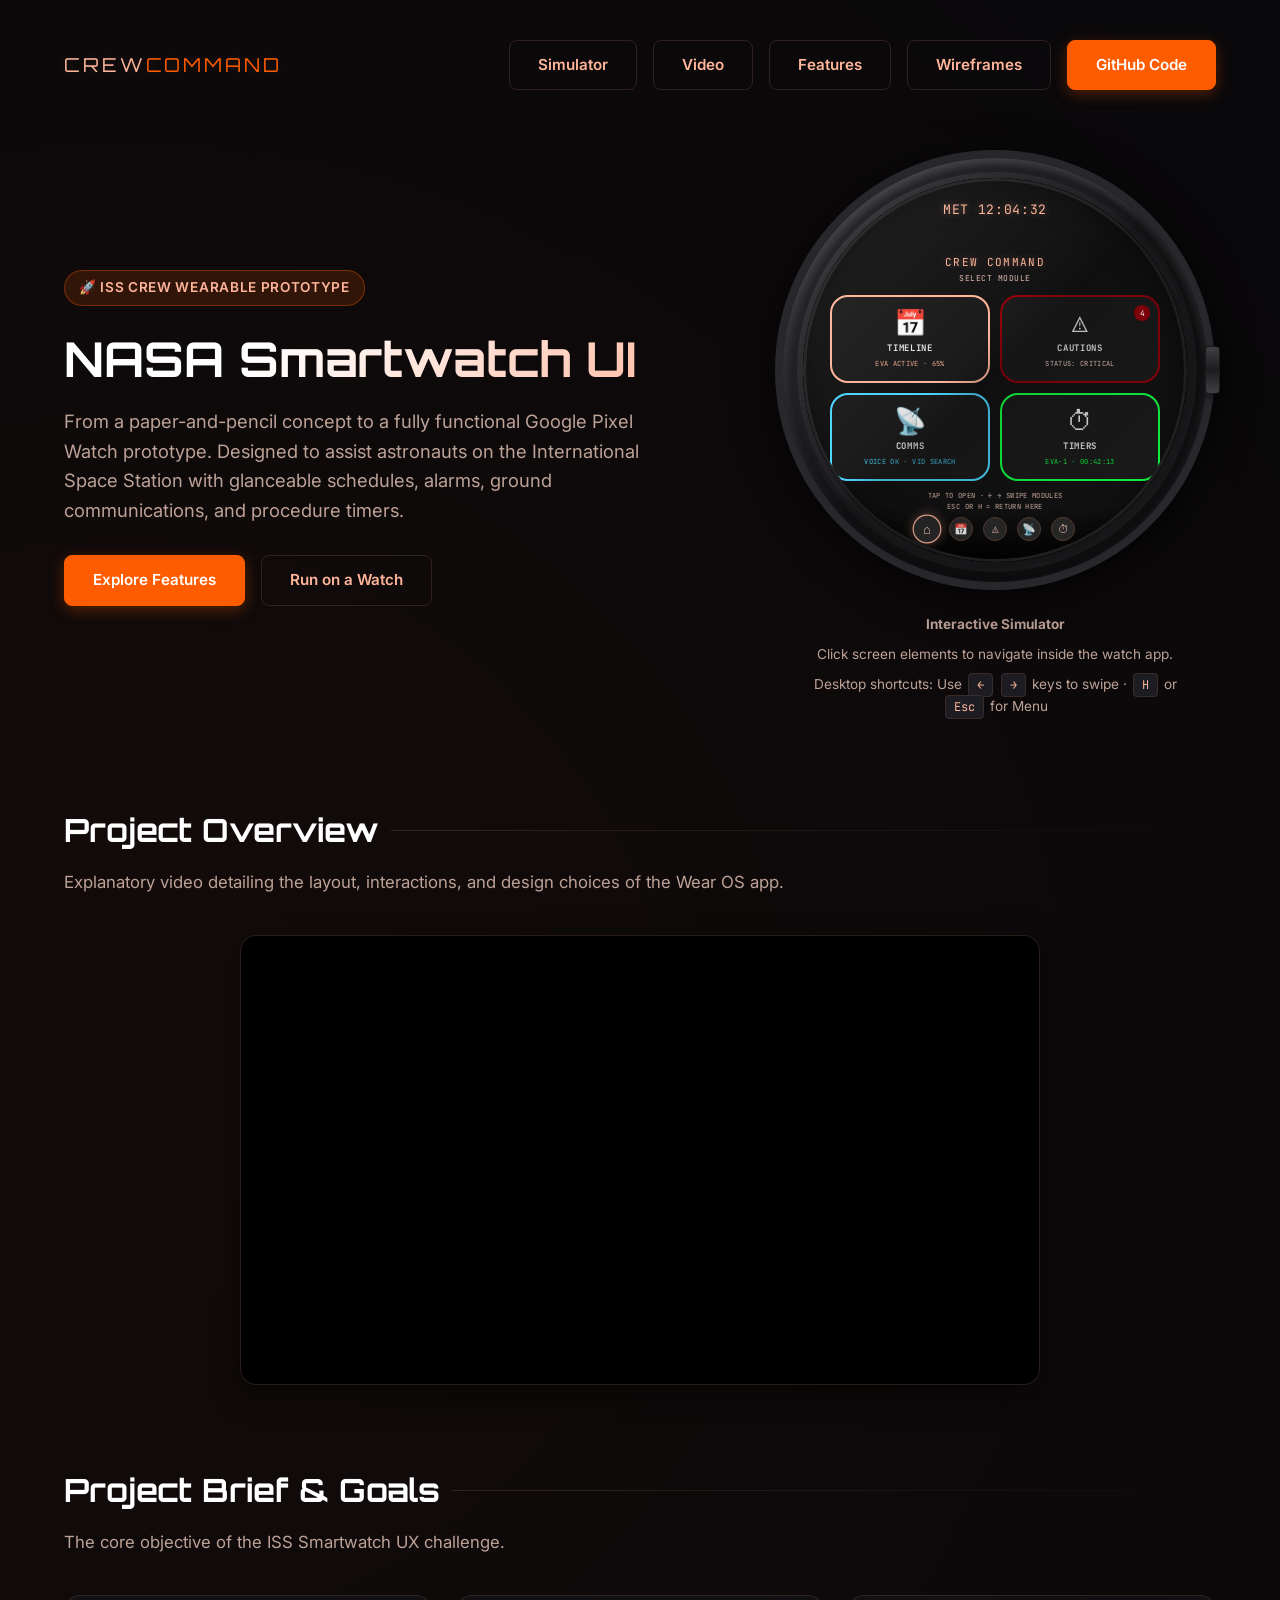
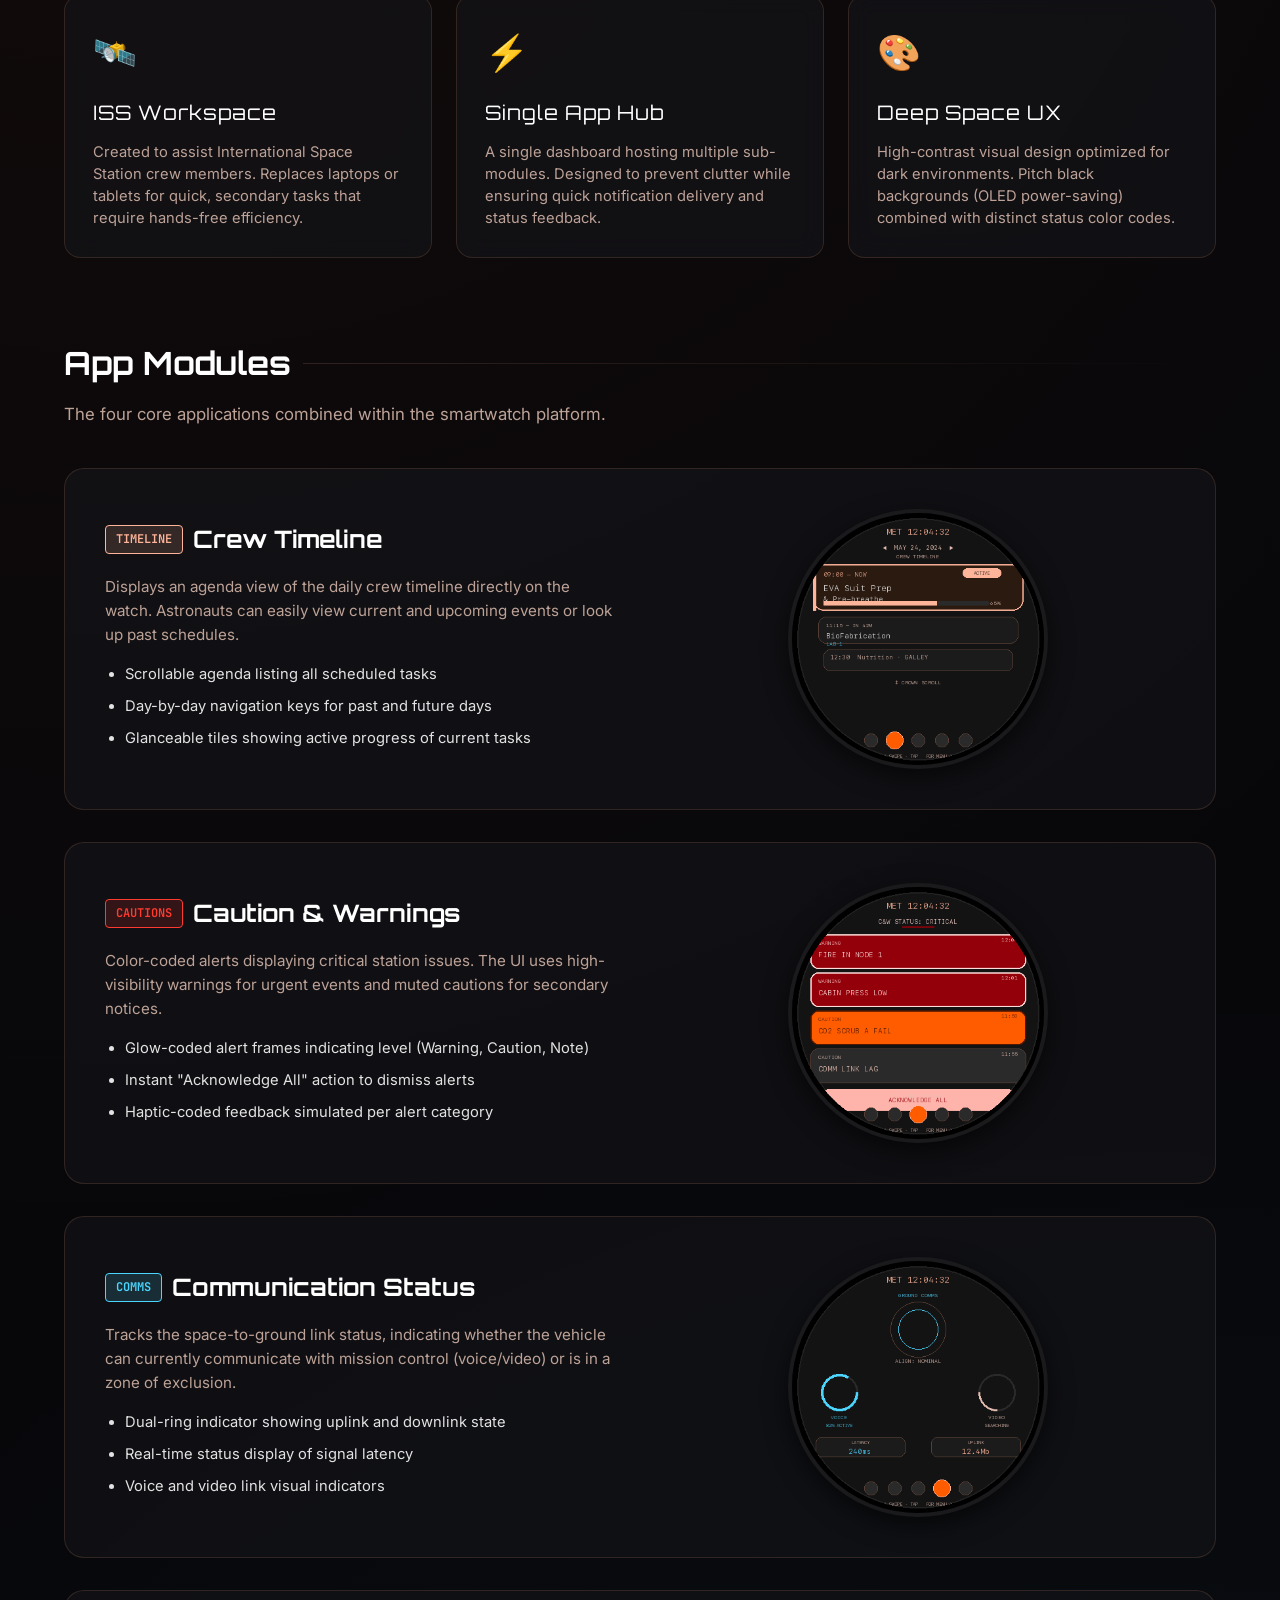
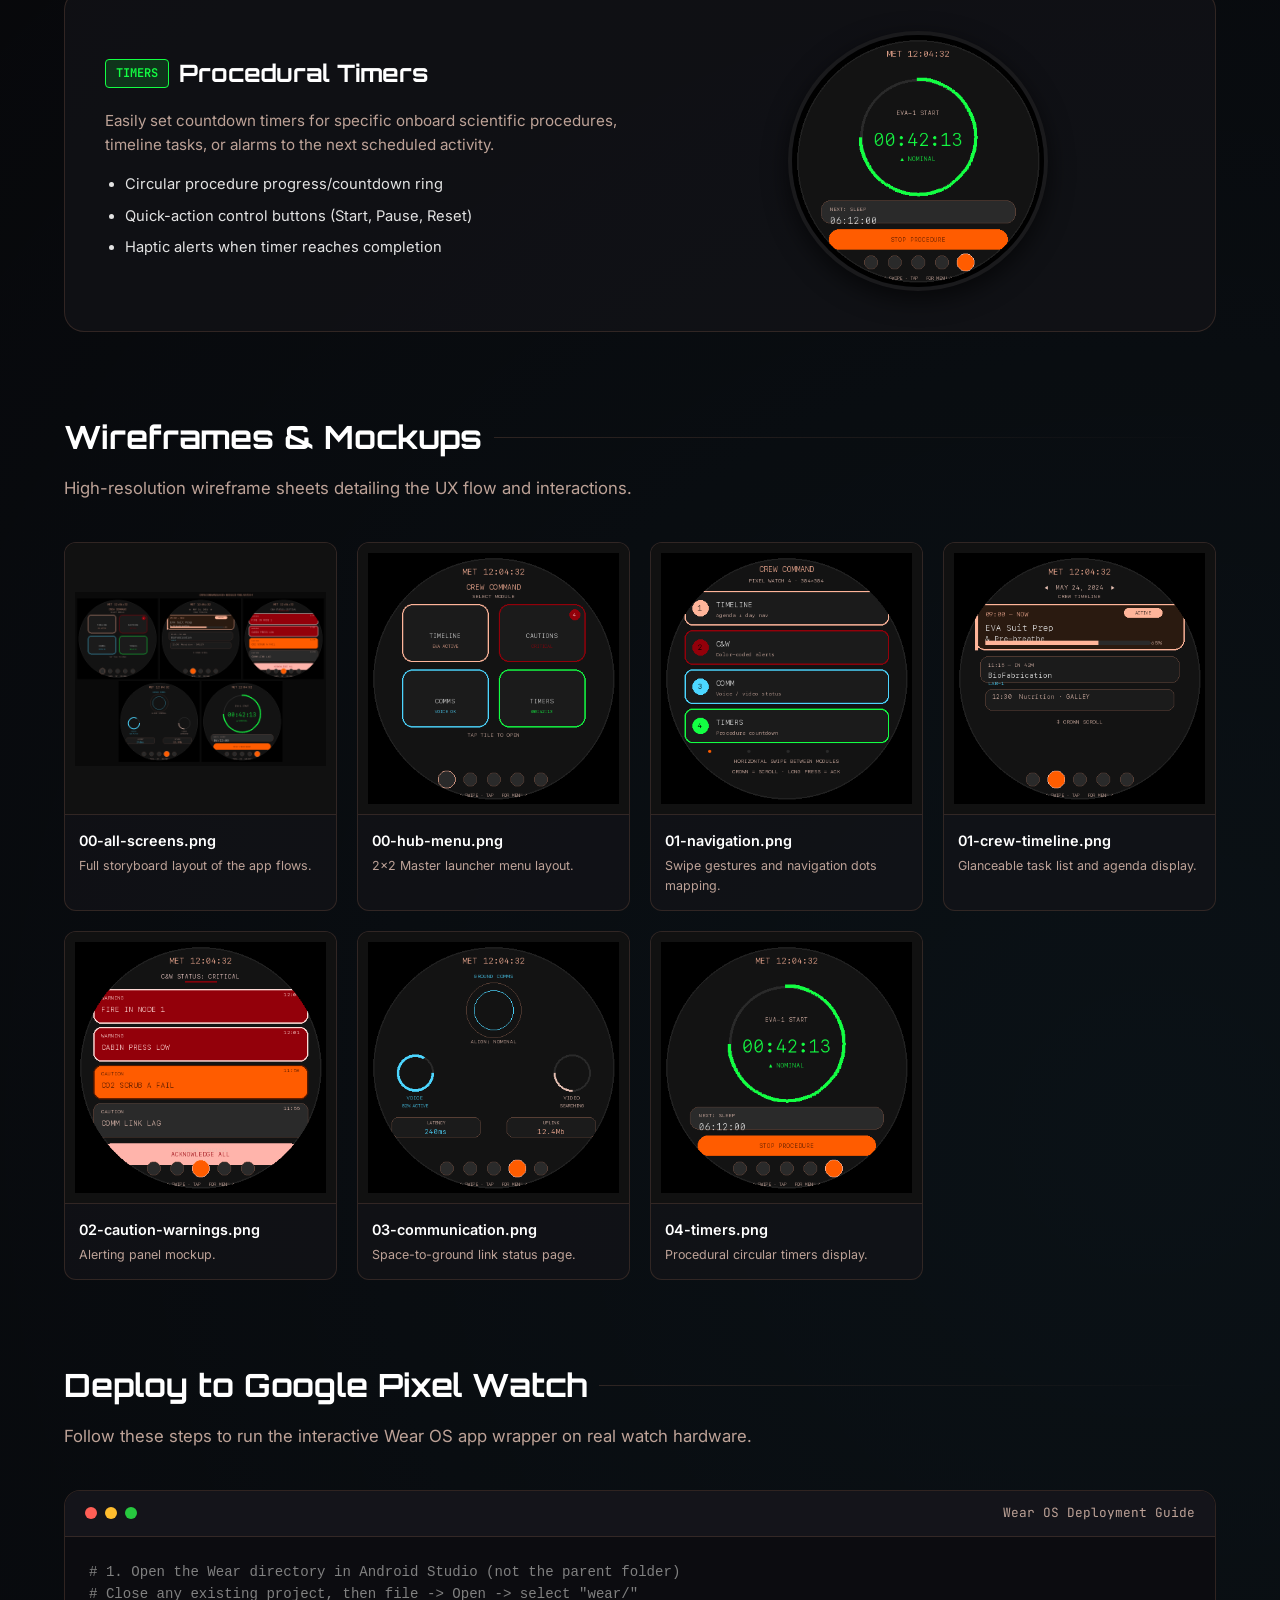
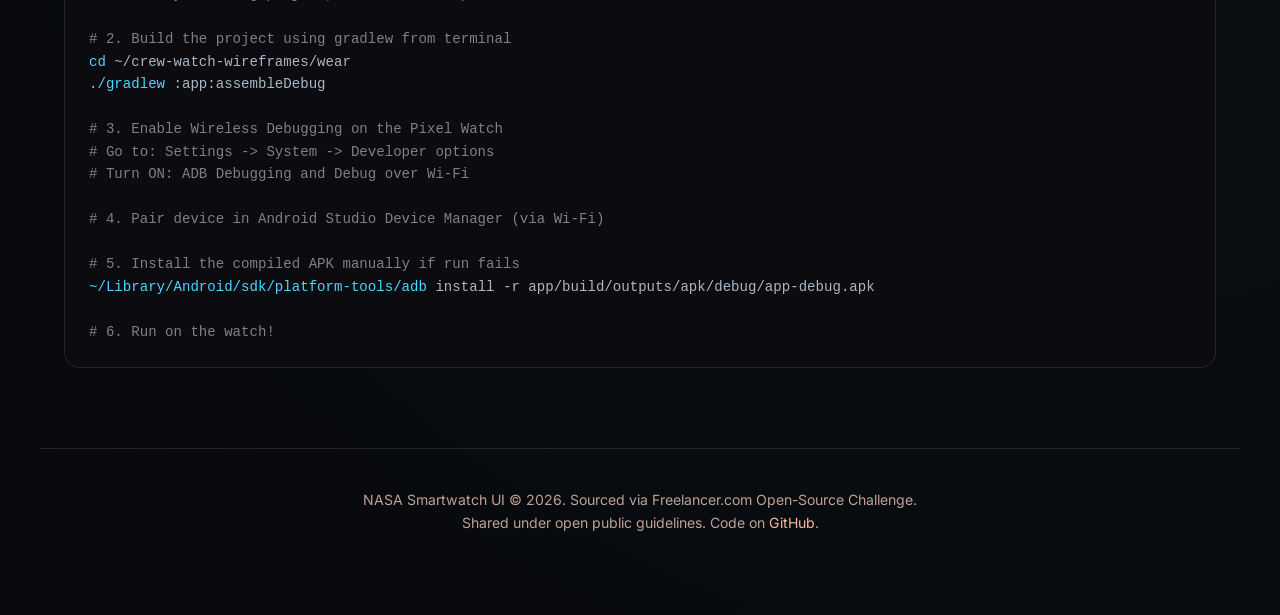
<file: index.html>
<!DOCTYPE html>
<html lang="en">
<head>
  <meta charset="utf-8"/>
  <meta name="viewport" content="width=device-width, initial-scale=1"/>
  <title>NASA Smartwatch — Evolution of an Astronaut Wearable Interface</title>
  <meta name="description" content="Explore the NASA Smartwatch app prototype for the International Space Station, built for the Google Pixel Watch. Try the interactive simulator on this page!"/>
  <link rel="stylesheet" href="style.css"/>
</head>
<body>

  <!-- Header -->
  <header>
    <a href="#" class="logo">CREW<span>COMMAND</span></a>
    <div class="btn-container">
      <a href="#simulator" class="btn btn-secondary">Simulator</a>
      <a href="#video" class="btn btn-secondary">Video</a>
      <a href="#features" class="btn btn-secondary">Features</a>
      <a href="#wireframes" class="btn btn-secondary">Wireframes</a>
      <a href="https://github.com/Agilegallie/NASA_Smartwatch" target="_blank" class="btn btn-primary">GitHub Code</a>
    </div>
  </header>

  <!-- Hero Section & Live Simulator -->
  <section class="hero" id="simulator">
    <div class="hero-content">
      <div class="hero-badge">
        🚀 ISS Crew Wearable Prototype
      </div>
      <h1>NASA Smartwatch UI</h1>
      <p>
        From a paper-and-pencil concept to a fully functional Google Pixel Watch prototype. Designed to assist astronauts on the International Space Station with glanceable schedules, alarms, ground communications, and procedure timers.
      </p>
      <div class="btn-container">
        <a href="#features" class="btn btn-primary">Explore Features</a>
        <a href="#deployment" class="btn btn-secondary">Run on a Watch</a>
      </div>
    </div>

    <!-- Live Watch Simulator Frame -->
    <div class="simulator-container">
      <div class="watch-frame">
        <div class="bezel-ring"></div>
        <div class="watch-crown"></div>
        <div class="watch-screen">
          <iframe class="watch-iframe" src="screens/hub.html" title="Interactive Watch Simulator"></iframe>
        </div>
      </div>
      <div class="simulator-controls">
        <p><strong>Interactive Simulator</strong></p>
        <p>Click screen elements to navigate inside the watch app.</p>
        <p>Desktop shortcuts: Use <kbd>←</kbd> <kbd>→</kbd> keys to swipe · <kbd>H</kbd> or <kbd>Esc</kbd> for Menu</p>
      </div>
    </div>
  </section>

  <!-- Video Walkthrough Section -->
  <section id="video">
    <div class="section-header">
      <h2>Project Overview</h2>
      <p>Explanatory video detailing the layout, interactions, and design choices of the Wear OS app.</p>
    </div>
    <div class="video-container" style="max-width: 800px; margin: 0 auto; border-radius: 16px; border: 1px solid rgba(91, 65, 55, 0.45); overflow: hidden; box-shadow: 0 10px 30px rgba(0, 0, 0, 0.5); background: #000; aspect-ratio: 16/9;">
      <iframe src="https://www.youtube.com/embed/cJXVbh0_1Ic" title="YouTube Video Player" style="width: 100%; height: 100%; border: none;" allow="accelerometer; autoplay; clipboard-write; encrypted-media; gyroscope; picture-in-picture; web-share" allowfullscreen></iframe>
    </div>
  </section>

  <!-- Product Brief & Overview -->
  <section id="brief">
    <div class="section-header">
      <h2>Project Brief &amp; Goals</h2>
      <p>The core objective of the ISS Smartwatch UX challenge.</p>
    </div>
    
    <div class="info-grid">
      <div class="glass-card">
        <div class="card-icon">🛰️</div>
        <div class="card-title">ISS Workspace</div>
        <div class="card-desc">
          Created to assist International Space Station crew members. Replaces laptops or tablets for quick, secondary tasks that require hands-free efficiency.
        </div>
      </div>
      <div class="glass-card">
        <div class="card-icon">⚡</div>
        <div class="card-title">Single App Hub</div>
        <div class="card-desc">
          A single dashboard hosting multiple sub-modules. Designed to prevent clutter while ensuring quick notification delivery and status feedback.
        </div>
      </div>
      <div class="glass-card">
        <div class="card-icon">🎨</div>
        <div class="card-title">Deep Space UX</div>
        <div class="card-desc">
          High-contrast visual design optimized for dark environments. Pitch black backgrounds (OLED power-saving) combined with distinct status color codes.
        </div>
      </div>
    </div>
  </section>

  <!-- Detailed Features Showcase -->
  <section id="features">
    <div class="section-header">
      <h2>App Modules</h2>
      <p>The four core applications combined within the smartwatch platform.</p>
    </div>

    <div class="features-detailed">
      
      <!-- Feature 1: Crew Timeline -->
      <div class="feature-detail-row">
        <div class="feature-detail-content">
          <h3>
            <span class="badge badge-timeline">Timeline</span>
            Crew Timeline
          </h3>
          <p>
            Displays an agenda view of the daily crew timeline directly on the watch. Astronauts can easily view current and upcoming events or look up past schedules.
          </p>
          <ul>
            <li>Scrollable agenda listing all scheduled tasks</li>
            <li>Day-by-day navigation keys for past and future days</li>
            <li>Glanceable tiles showing active progress of current tasks</li>
          </ul>
        </div>
        <div class="feature-detail-preview">
          <img src="wireframes/01-crew-timeline.png" alt="Timeline Module Preview"/>
        </div>
      </div>

      <!-- Feature 2: Caution & Warnings -->
      <div class="feature-detail-row">
        <div class="feature-detail-content">
          <h3>
            <span class="badge badge-cautions">Cautions</span>
            Caution &amp; Warnings
          </h3>
          <p>
            Color-coded alerts displaying critical station issues. The UI uses high-visibility warnings for urgent events and muted cautions for secondary notices.
          </p>
          <ul>
            <li>Glow-coded alert frames indicating level (Warning, Caution, Note)</li>
            <li>Instant "Acknowledge All" action to dismiss alerts</li>
            <li>Haptic-coded feedback simulated per alert category</li>
          </ul>
        </div>
        <div class="feature-detail-preview">
          <img src="wireframes/02-caution-warnings.png" alt="Caution & Warnings Module Preview"/>
        </div>
      </div>

      <!-- Feature 3: Communication Status -->
      <div class="feature-detail-row">
        <div class="feature-detail-content">
          <h3>
            <span class="badge badge-comm">Comms</span>
            Communication Status
          </h3>
          <p>
            Tracks the space-to-ground link status, indicating whether the vehicle can currently communicate with mission control (voice/video) or is in a zone of exclusion.
          </p>
          <ul>
            <li>Dual-ring indicator showing uplink and downlink state</li>
            <li>Real-time status display of signal latency</li>
            <li>Voice and video link visual indicators</li>
          </ul>
        </div>
        <div class="feature-detail-preview">
          <img src="wireframes/03-communication-status.png" alt="Communication Status Module Preview"/>
        </div>
      </div>

      <!-- Feature 4: Timers -->
      <div class="feature-detail-row">
        <div class="feature-detail-content">
          <h3>
            <span class="badge badge-timers">Timers</span>
            Procedural Timers
          </h3>
          <p>
            Easily set countdown timers for specific onboard scientific procedures, timeline tasks, or alarms to the next scheduled activity.
          </p>
          <ul>
            <li>Circular procedure progress/countdown ring</li>
            <li>Quick-action control buttons (Start, Pause, Reset)</li>
            <li>Haptic alerts when timer reaches completion</li>
          </ul>
        </div>
        <div class="feature-detail-preview">
          <img src="wireframes/04-timers.png" alt="Timers Module Preview"/>
        </div>
      </div>

    </div>
  </section>

  <!-- Wireframes Gallery -->
  <section id="wireframes">
    <div class="section-header">
      <h2>Wireframes &amp; Mockups</h2>
      <p>High-resolution wireframe sheets detailing the UX flow and interactions.</p>
    </div>

    <div class="gallery-grid">
      <a href="wireframes/00-all-screens.png" target="_blank" class="gallery-item">
        <div class="gallery-img-container">
          <img src="wireframes/00-all-screens.png" alt="All Screens wireframe sheet"/>
        </div>
        <div class="gallery-info">
          <div class="gallery-title">00-all-screens.png</div>
          <div class="gallery-desc">Full storyboard layout of the app flows.</div>
        </div>
      </a>

      <a href="wireframes/00-hub-menu.png" target="_blank" class="gallery-item">
        <div class="gallery-img-container">
          <img src="wireframes/00-hub-menu.png" alt="Hub Menu wireframe"/>
        </div>
        <div class="gallery-info">
          <div class="gallery-title">00-hub-menu.png</div>
          <div class="gallery-desc">2x2 Master launcher menu layout.</div>
        </div>
      </a>

      <a href="wireframes/01-navigation-overview.png" target="_blank" class="gallery-item">
        <div class="gallery-img-container">
          <img src="wireframes/01-navigation-overview.png" alt="Navigation overview"/>
        </div>
        <div class="gallery-info">
          <div class="gallery-title">01-navigation.png</div>
          <div class="gallery-desc">Swipe gestures and navigation dots mapping.</div>
        </div>
      </a>

      <a href="wireframes/01-crew-timeline.png" target="_blank" class="gallery-item">
        <div class="gallery-img-container">
          <img src="wireframes/01-crew-timeline.png" alt="Crew Timeline agenda mockup"/>
        </div>
        <div class="gallery-info">
          <div class="gallery-title">01-crew-timeline.png</div>
          <div class="gallery-desc">Glanceable task list and agenda display.</div>
        </div>
      </a>

      <a href="wireframes/02-caution-warnings.png" target="_blank" class="gallery-item">
        <div class="gallery-img-container">
          <img src="wireframes/02-caution-warnings.png" alt="Caution and warnings alert cards"/>
        </div>
        <div class="gallery-info">
          <div class="gallery-title">02-caution-warnings.png</div>
          <div class="gallery-desc">Alerting panel mockup.</div>
        </div>
      </a>

      <a href="wireframes/03-communication-status.png" target="_blank" class="gallery-item">
        <div class="gallery-img-container">
          <img src="wireframes/03-communication-status.png" alt="Communication status screen"/>
        </div>
        <div class="gallery-info">
          <div class="gallery-title">03-communication.png</div>
          <div class="gallery-desc">Space-to-ground link status page.</div>
        </div>
      </a>

      <a href="wireframes/04-timers.png" target="_blank" class="gallery-item">
        <div class="gallery-img-container">
          <img src="wireframes/04-timers.png" alt="Timers ring view"/>
        </div>
        <div class="gallery-info">
          <div class="gallery-title">04-timers.png</div>
          <div class="gallery-desc">Procedural circular timers display.</div>
        </div>
      </a>
    </div>
  </section>

  <!-- Watch Deployment Instructions -->
  <section id="deployment">
    <div class="section-header">
      <h2>Deploy to Google Pixel Watch</h2>
      <p>Follow these steps to run the interactive Wear OS app wrapper on real watch hardware.</p>
    </div>

    <div class="code-guide">
      <div class="code-header">
        <div class="code-dots">
          <div class="code-dot dot-red"></div>
          <div class="code-dot dot-yellow"></div>
          <div class="code-dot dot-green"></div>
        </div>
        <div class="code-title">Wear OS Deployment Guide</div>
      </div>
      <div class="code-content">
        <pre><code><span class="comment"># 1. Open the Wear directory in Android Studio (not the parent folder)</span>
<span class="comment"># Close any existing project, then file -> Open -> select "wear/"</span>

<span class="comment"># 2. Build the project using gradlew from terminal</span>
<span class="cmd">cd</span> ~/crew-watch-wireframes/wear
<span class="cmd">./gradlew</span> :app:assembleDebug

<span class="comment"># 3. Enable Wireless Debugging on the Pixel Watch</span>
<span class="comment"># Go to: Settings -> System -> Developer options</span>
<span class="comment"># Turn ON: ADB Debugging and Debug over Wi-Fi</span>

<span class="comment"># 4. Pair device in Android Studio Device Manager (via Wi-Fi)</span>

<span class="comment"># 5. Install the compiled APK manually if run fails</span>
<span class="cmd">~/Library/Android/sdk/platform-tools/adb</span> install -r app/build/outputs/apk/debug/app-debug.apk

<span class="comment"># 6. Run on the watch!</span></code></pre>
      </div>
    </div>
  </section>

  <!-- Footer -->
  <footer>
    <p>NASA Smartwatch UI © 2026. Sourced via Freelancer.com Open-Source Challenge.</p>
    <p>Shared under open public guidelines. Code on <a href="https://github.com/Agilegallie/NASA_Smartwatch" target="_blank">GitHub</a>.</p>
  </footer>

</body>
</html>
</file>
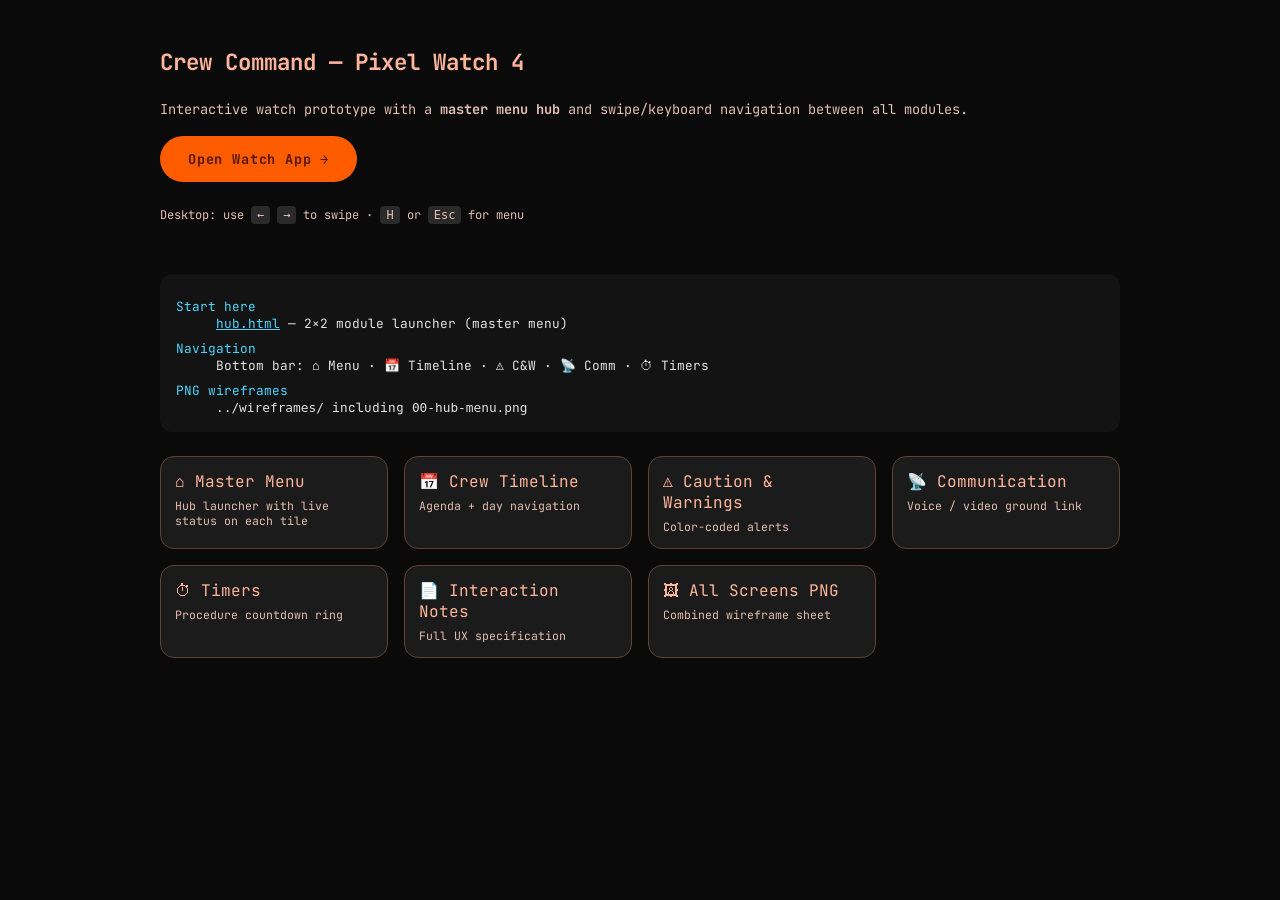
<file: screens/index.html>
<!DOCTYPE html>
<html lang="en">
<head>
  <meta charset="utf-8"/>
  <meta name="viewport" content="width=device-width, initial-scale=1"/>
  <title>Crew Command — Pixel Watch Wireframes</title>
  <link href="https://fonts.googleapis.com/css2?family=Inter:wght@400;600&family=JetBrains+Mono:wght@500;600;700&display=swap" rel="stylesheet"/>
  <style>
    body { font-family: "JetBrains Mono", monospace; background: #0a0a0a; color: #e2e2e2; padding: 32px; max-width: 960px; margin: 0 auto; }
    h1 { color: #ffb59a; font-size: 1.4rem; margin-bottom: 8px; }
    p { color: #e4beb1; font-size: 0.85rem; line-height: 1.6; margin-bottom: 16px; }
    .hero { display: flex; gap: 32px; align-items: flex-start; flex-wrap: wrap; margin-bottom: 32px; }
    .hero a.launch {
      display: inline-block; padding: 14px 28px; background: #ff5c00; color: #521800;
      border-radius: 999px; text-decoration: none; font-weight: 700; font-size: 0.85rem;
      letter-spacing: 0.06em; margin-bottom: 12px;
    }
    .hero a.launch:hover { filter: brightness(1.1); }
    .grid { display: grid; grid-template-columns: repeat(auto-fit, minmax(180px, 1fr)); gap: 16px; }
    a.card {
      display: block; padding: 14px; background: #1b1b1b; border: 1px solid #5b4137;
      border-radius: 14px; color: #ffb59a; text-decoration: none;
    }
    a.card:hover { border-color: #ff5c00; }
    a.card span { display: block; color: #e4beb1; font-size: 0.72rem; margin-top: 6px; }
    .spec { background: #131313; padding: 16px; border-radius: 12px; font-size: 0.8rem; margin-bottom: 24px; }
    .spec dt { color: #4cd6ff; margin-top: 8px; }
    kbd { background: #2a2a2a; padding: 2px 6px; border-radius: 4px; font-size: 0.75rem; }
  </style>
</head>
<body>
  <h1>Crew Command — Pixel Watch 4</h1>
  <div class="hero">
    <div>
      <p>Interactive watch prototype with a <strong>master menu hub</strong> and swipe/keyboard navigation between all modules.</p>
      <a class="launch" href="hub.html">Open Watch App →</a>
      <p style="font-size:0.75rem">Desktop: use <kbd>←</kbd> <kbd>→</kbd> to swipe · <kbd>H</kbd> or <kbd>Esc</kbd> for menu</p>
    </div>
  </div>
  <dl class="spec">
    <dt>Start here</dt><dd><a href="hub.html" style="color:#4cd6ff">hub.html</a> — 2×2 module launcher (master menu)</dd>
    <dt>Navigation</dt><dd>Bottom bar: ⌂ Menu · 📅 Timeline · ⚠ C&W · 📡 Comm · ⏱ Timers</dd>
    <dt>PNG wireframes</dt><dd><code>../wireframes/</code> including <code>00-hub-menu.png</code></dd>
  </dl>
  <div class="grid">
    <a class="card" href="hub.html">⌂ Master Menu<span>Hub launcher with live status on each tile</span></a>
    <a class="card" href="timeline.html">📅 Crew Timeline<span>Agenda + day navigation</span></a>
    <a class="card" href="cautions.html">⚠ Caution &amp; Warnings<span>Color-coded alerts</span></a>
    <a class="card" href="communication.html">📡 Communication<span>Voice / video ground link</span></a>
    <a class="card" href="timers.html">⏱ Timers<span>Procedure countdown ring</span></a>
    <a class="card" href="../INTERACTION_NOTES.md">📄 Interaction Notes<span>Full UX specification</span></a>
    <a class="card" href="../wireframes/00-all-screens.png">🖼 All Screens PNG<span>Combined wireframe sheet</span></a>
  </div>
</body>
</html>
</file>
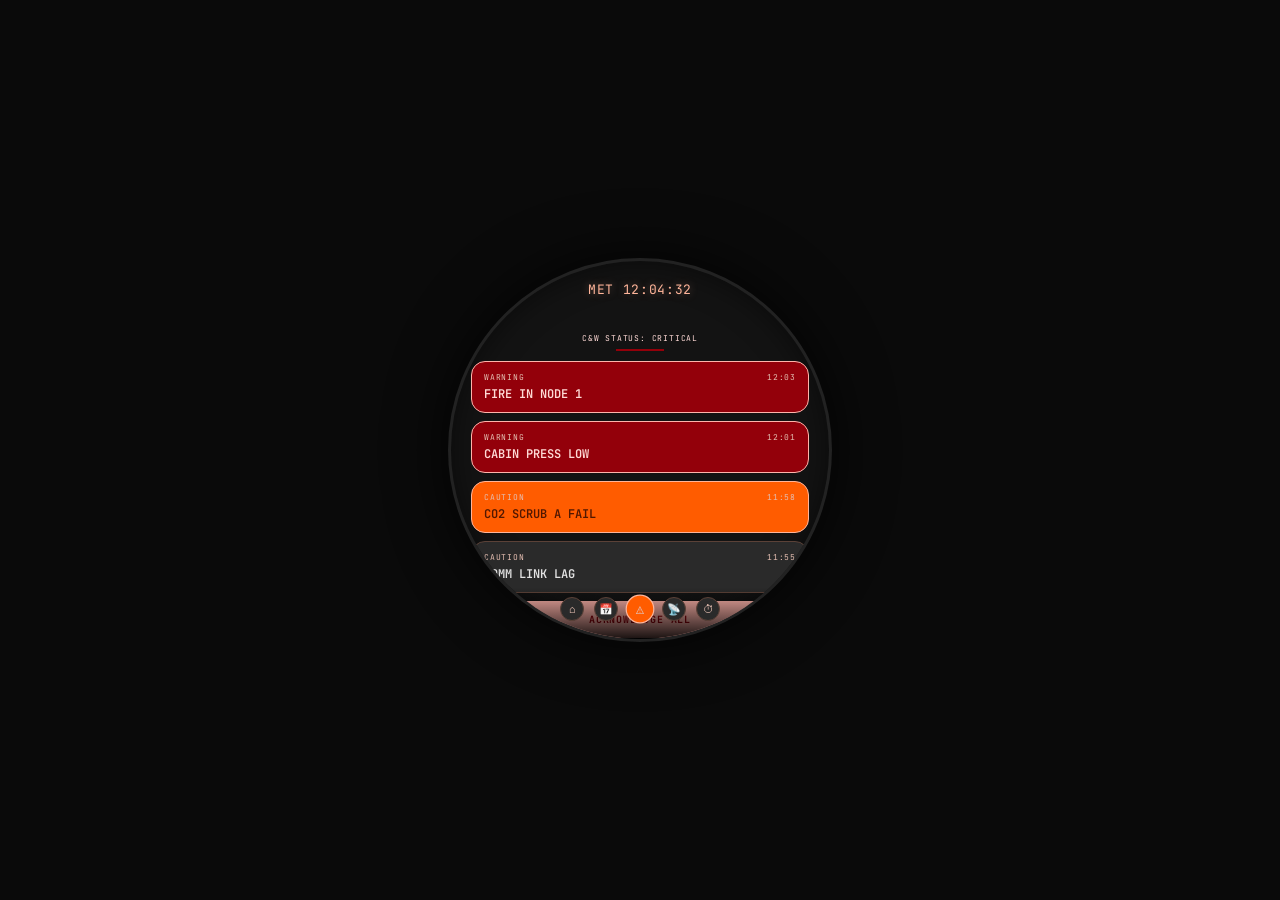
<file: screens/cautions.html>
<!DOCTYPE html>
<html lang="en">
<head>
  <meta charset="utf-8"/>
  <meta name="viewport" content="width=device-width, initial-scale=1"/>
  <title>Caution &amp; Warnings — Pixel Watch</title>
  <link href="https://fonts.googleapis.com/css2?family=JetBrains+Mono:wght@500;600;700&display=swap" rel="stylesheet"/>
  <link rel="stylesheet" href="watch.css"/>
</head>
<body>
  <div class="watch" id="watch">
    <header class="watch-header">
      <span class="label">▮▮▮</span>
      <span class="met">MET 12:04:32</span>
      <span class="label">⚡</span>
    </header>
    <div class="watch-content">
      <p class="label" style="text-align:center;margin-top:36px;color:#ffdad6">C&amp;W STATUS: CRITICAL</p>
      <div style="width:48px;height:2px;background:#93000a;margin:6px auto 10px"></div>
      <div class="card warning pulse-warning">
        <div style="display:flex;justify-content:space-between"><span class="label">WARNING</span><span class="label">12:03</span></div>
        <div class="value" style="color:#ffdad6;margin-top:4px">FIRE IN NODE 1</div>
      </div>
      <div class="card warning pulse-warning">
        <div style="display:flex;justify-content:space-between"><span class="label">WARNING</span><span class="label">12:01</span></div>
        <div class="value" style="color:#ffdad6;margin-top:4px">CABIN PRESS LOW</div>
      </div>
      <div class="card caution pulse-caution">
        <div style="display:flex;justify-content:space-between"><span class="label">CAUTION</span><span class="label">11:58</span></div>
        <div class="value" style="color:#521800;margin-top:4px">CO2 SCRUB A FAIL</div>
      </div>
      <div class="card caution-dim">
        <div style="display:flex;justify-content:space-between"><span class="label">CAUTION</span><span class="label">11:55</span></div>
        <div class="value" style="margin-top:4px">COMM LINK LAG</div>
      </div>
      <button class="btn-pill btn-danger" id="ack" type="button">ACKNOWLEDGE ALL</button>
      <p class="swipe-hint">TAP CARD FOR DETAIL · HAPTIC ON NEW ALERT</p>
    </div>
    <nav class="watch-nav" aria-label="Module navigation"></nav>
  </div>
  <script src="nav.js"></script>
  <script>
    document.getElementById('ack').onclick = function() {
      document.querySelectorAll('.pulse-warning,.pulse-caution').forEach(el => {
        el.classList.remove('pulse-warning','pulse-caution');
        el.style.opacity = '0.65';
      });
      this.textContent = 'ACKNOWLEDGED';
      this.className = 'btn-pill';
      this.style.background = '#353535';
      this.style.color = '#e4beb1';
    };
    CrewNav.init('cautions');
  </script>
</body>
</html>
</file>
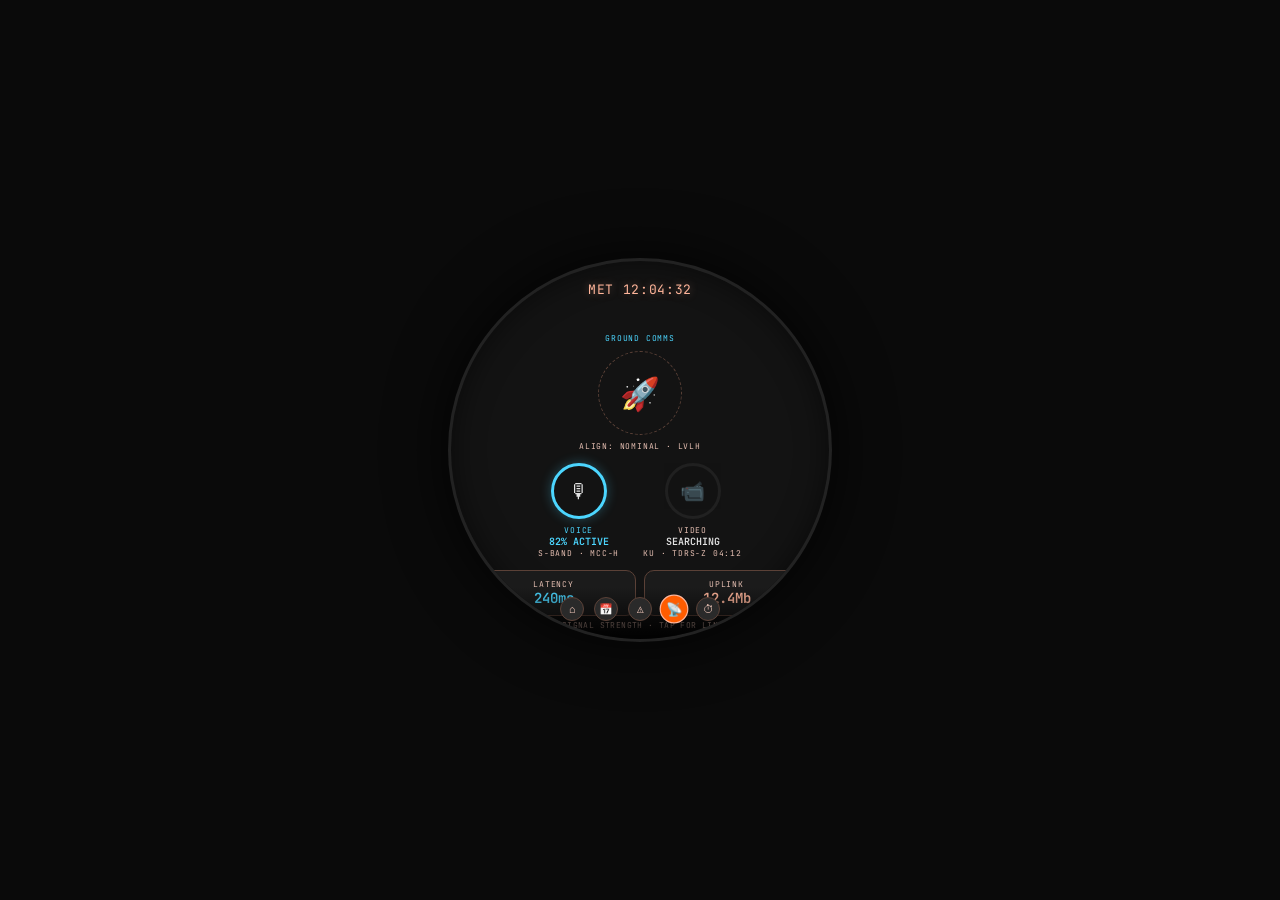
<file: screens/communication.html>
<!DOCTYPE html>
<html lang="en">
<head>
  <meta charset="utf-8"/>
  <meta name="viewport" content="width=device-width, initial-scale=1"/>
  <title>Communication Status — Pixel Watch</title>
  <link href="https://fonts.googleapis.com/css2?family=JetBrains+Mono:wght@500;600;700&display=swap" rel="stylesheet"/>
  <link rel="stylesheet" href="watch.css"/>
</head>
<body>
  <div class="watch" id="watch">
    <header class="watch-header">
      <span class="label">▮▮▮</span>
      <span class="met">MET 12:04:32</span>
      <span class="label">⚡</span>
    </header>
    <div class="watch-content">
      <p class="label" style="text-align:center;margin-top:36px;color:var(--tertiary)">GROUND COMMS</p>
      <div style="text-align:center;margin:8px 0">
        <div style="width:84px;height:84px;border:1px dashed var(--outline);border-radius:50%;margin:0 auto;display:flex;align-items:center;justify-content:center;font-size:32px">🚀</div>
        <p class="label" style="margin-top:6px">ALIGN: NOMINAL · LVLH</p>
      </div>
      <div class="comm-rings">
        <div class="comm-ring active">
          <div class="ring">🎙</div>
          <div class="label" style="color:var(--tertiary)">VOICE</div>
          <div class="value" style="font-size:10px;color:var(--tertiary)">82% ACTIVE</div>
          <div class="label">S-BAND · MCC-H</div>
        </div>
        <div class="comm-ring inactive">
          <div class="ring">📹</div>
          <div class="label">VIDEO</div>
          <div class="value" style="font-size:10px">SEARCHING</div>
          <div class="label">KU · TDRS-Z 04:12</div>
        </div>
      </div>
      <div class="chips">
        <div class="chip"><div class="label">LATENCY</div><div class="value" style="color:var(--tertiary)">240ms</div></div>
        <div class="chip"><div class="label">UPLINK</div><div class="value" style="color:var(--primary)">12.4Mb</div></div>
      </div>
      <p class="swipe-hint">RINGS = SIGNAL STRENGTH · TAP FOR LINK DETAIL</p>
    </div>
    <nav class="watch-nav" aria-label="Module navigation"></nav>
  </div>
  <script src="nav.js"></script>
  <script>CrewNav.init('communication');</script>
</body>
</html>
</file>
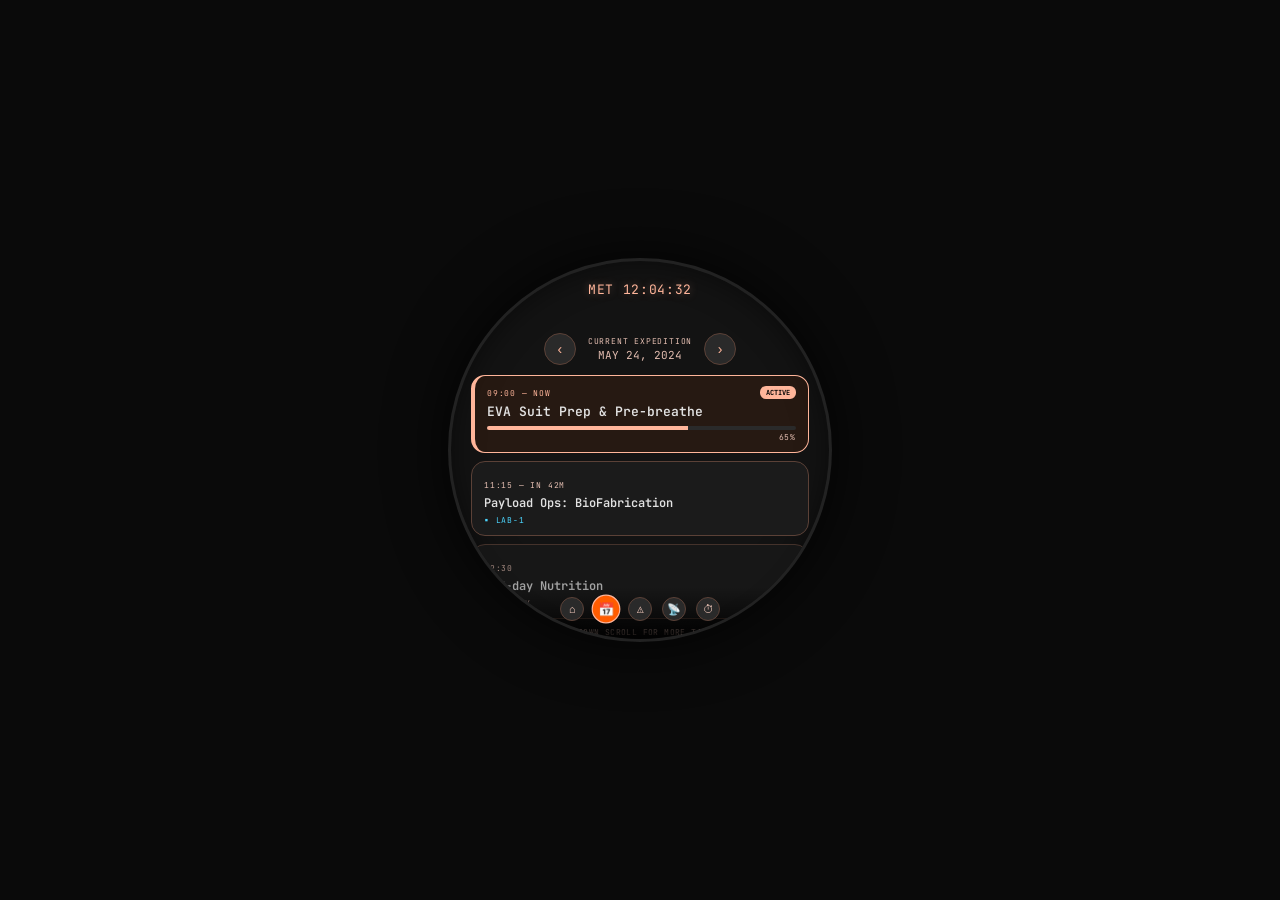
<file: screens/timeline.html>
<!DOCTYPE html>
<html lang="en">
<head>
  <meta charset="utf-8"/>
  <meta name="viewport" content="width=device-width, initial-scale=1"/>
  <title>Crew Timeline — Pixel Watch</title>
  <link href="https://fonts.googleapis.com/css2?family=JetBrains+Mono:wght@500;600;700&display=swap" rel="stylesheet"/>
  <link rel="stylesheet" href="watch.css"/>
</head>
<body>
  <div class="watch" id="watch">
    <header class="watch-header">
      <span class="label">▮▮▮</span>
      <span class="met">MET 12:04:32</span>
      <span class="label">⚡</span>
    </header>
    <div class="watch-content">
      <div class="date-nav">
        <button type="button" aria-label="Previous day" onclick="shiftDay(-1)">‹</button>
        <div style="text-align:center">
          <div class="label">Current Expedition</div>
          <div id="date-label" style="font-size:11px;margin-top:2px">MAY 24, 2024</div>
        </div>
        <button type="button" aria-label="Next day" onclick="shiftDay(1)">›</button>
      </div>
      <div class="card active">
        <div style="display:flex;justify-content:space-between;align-items:center">
          <span class="label" style="color:var(--primary)">09:00 — NOW</span>
          <span class="badge">ACTIVE</span>
        </div>
        <div class="value" style="margin-top:4px;font-size:13px">EVA Suit Prep &amp; Pre-breathe</div>
        <div class="progress"><span></span></div>
        <div class="label" style="text-align:right;margin-top:2px">65%</div>
      </div>
      <div class="card">
        <span class="label">11:15 — IN 42M</span>
        <div class="value" style="margin-top:2px">Payload Ops: BioFabrication</div>
        <div class="label" style="color:var(--tertiary);margin-top:4px">▪ LAB-1</div>
      </div>
      <div class="card" style="opacity:0.7">
        <span class="label">12:30</span>
        <div class="value" style="margin-top:2px">Mid-day Nutrition</div>
        <div class="label" style="margin-top:4px">▪ GALLEY</div>
      </div>
      <p class="swipe-hint">↕ CROWN SCROLL FOR MORE TASKS</p>
    </div>
    <nav class="watch-nav" aria-label="Module navigation"></nav>
  </div>
  <script src="nav.js"></script>
  <script>
    const dates = ['MAY 23, 2024','MAY 24, 2024','MAY 25, 2024'];
    let idx = 1;
    function shiftDay(d) {
      idx = Math.max(0, Math.min(dates.length - 1, idx + d));
      document.getElementById('date-label').textContent = dates[idx];
    }
    CrewNav.init('timeline');
  </script>
</body>
</html>
</file>
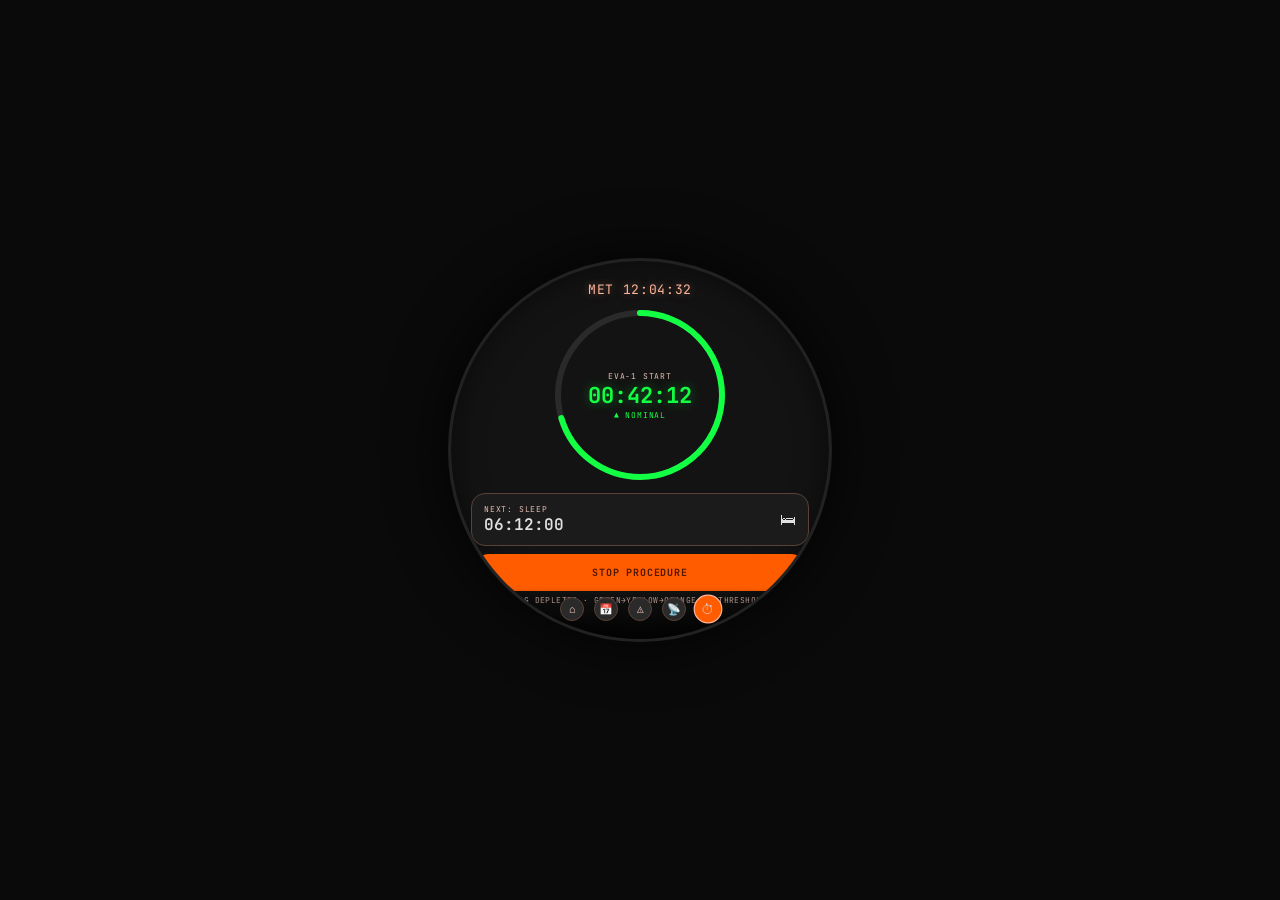
<file: screens/timers.html>
<!DOCTYPE html>
<html lang="en">
<head>
  <meta charset="utf-8"/>
  <meta name="viewport" content="width=device-width, initial-scale=1"/>
  <title>Timers — Pixel Watch</title>
  <link href="https://fonts.googleapis.com/css2?family=JetBrains+Mono:wght@500;600;700&display=swap" rel="stylesheet"/>
  <link rel="stylesheet" href="watch.css"/>
</head>
<body>
  <div class="watch" id="watch">
    <header class="watch-header">
      <span class="label">▮▮▮</span>
      <span class="met">MET 12:04:32</span>
      <span class="label">⚡</span>
    </header>
    <div class="watch-content">
      <div class="ring-container">
        <svg viewBox="0 0 180 180">
          <circle cx="90" cy="90" r="82" fill="none" stroke="#2a2a2a" stroke-width="6"/>
          <circle cx="90" cy="90" r="82" fill="none" stroke="#13ff43" stroke-width="6"
            stroke-dasharray="515" stroke-dashoffset="130" stroke-linecap="round"
            transform="rotate(-90 90 90)" id="ring"/>
        </svg>
        <div class="ring-center">
          <span class="label">EVA-1 START</span>
          <span class="value-lg" id="timer">00:42:13</span>
          <span class="label" style="color:var(--secondary)">▲ NOMINAL</span>
        </div>
      </div>
      <div class="card" style="display:flex;justify-content:space-between;align-items:center">
        <div>
          <div class="label">NEXT: SLEEP</div>
          <div class="value" style="font-size:16px">06:12:00</div>
        </div>
        <span>🛏</span>
      </div>
      <button class="btn-pill btn-primary" id="toggle" type="button">STOP PROCEDURE</button>
      <p class="swipe-hint">RING DEPLETES · GREEN→YELLOW→ORANGE AT THRESHOLDS</p>
    </div>
    <nav class="watch-nav" aria-label="Module navigation"></nav>
  </div>
  <script src="nav.js"></script>
  <script>
    let running = true, secs = 42*60+13;
    const display = document.getElementById('timer');
    const btn = document.getElementById('toggle');
    const ring = document.getElementById('ring');
    const total = 3600;
    function fmt(s) {
      const h = Math.floor(s/3600), m = Math.floor((s%3600)/60), sec = s%60;
      return [h,m,sec].map(n=>String(n).padStart(2,'0')).join(':');
    }
    setInterval(() => {
      if (running && secs > 0) {
        secs--;
        display.textContent = fmt(secs);
        ring.setAttribute('stroke-dashoffset', 515 * (1 - secs/total));
      }
    }, 1000);
    btn.onclick = () => {
      running = !running;
      btn.textContent = running ? 'STOP PROCEDURE' : 'START PROCEDURE';
      btn.className = running ? 'btn-pill btn-primary' : 'btn-pill';
      if (!running) { btn.style.background = '#13ff43'; btn.style.color = '#003907'; }
      else { btn.style.background = ''; btn.style.color = ''; }
    };
    CrewNav.init('timers');
  </script>
</body>
</html>
</file>
<file: style.css>
/* Deep Space Command — Landing Page Styling */
@import url('https://fonts.googleapis.com/css2?family=Inter:wght@300;400;500;600;700&family=JetBrains+Mono:wght@400;600;700&family=Orbitron:wght@600;800&display=swap');

:root {
  --bg-color: #07070a;
  --panel-bg: rgba(20, 20, 25, 0.65);
  --panel-border: rgba(91, 65, 55, 0.45);
  --text-main: #e2e2e2;
  --text-muted: #bda297;
  --primary: #ffb59a;
  --primary-glow: rgba(255, 181, 154, 0.15);
  --accent-orange: #ff5c00;
  --accent-green: #13ff43;
  --accent-blue: #4cd6ff;
  --accent-red: #ff3b30;
  --font-sans: 'Inter', sans-serif;
  --font-mono: 'JetBrains Mono', monospace;
  --font-display: 'Orbitron', sans-serif;
}

* {
  box-sizing: border-box;
  margin: 0;
  padding: 0;
}

html {
  scroll-behavior: smooth;
}

body {
  background-color: var(--bg-color);
  background-image: 
    radial-gradient(circle at 10% 20%, rgba(255, 92, 0, 0.05) 0%, transparent 40%),
    radial-gradient(circle at 90% 80%, rgba(76, 214, 255, 0.05) 0%, transparent 40%);
  color: var(--text-main);
  font-family: var(--font-sans);
  line-height: 1.6;
  overflow-x: hidden;
  padding-bottom: 80px;
}

/* Header & Hero Section */
header {
  max-width: 1200px;
  margin: 0 auto;
  padding: 40px 24px 20px;
  display: flex;
  justify-content: space-between;
  align-items: center;
}

.logo {
  font-family: var(--font-display);
  font-size: 1.2rem;
  letter-spacing: 0.15em;
  color: var(--primary);
  text-shadow: 0 0 10px var(--primary-glow);
  text-decoration: none;
}

.logo span {
  color: var(--accent-orange);
}

.hero {
  max-width: 1200px;
  margin: 40px auto 80px;
  padding: 0 24px;
  display: grid;
  grid-template-columns: 1.2fr 0.8fr;
  gap: 48px;
  align-items: center;
}

@media (max-width: 992px) {
  .hero {
    grid-template-columns: 1fr;
    text-align: center;
    gap: 40px;
  }
}

.hero-content h1 {
  font-family: var(--font-display);
  font-size: 3rem;
  line-height: 1.2;
  margin-bottom: 20px;
  background: linear-gradient(135deg, #fff 30%, var(--primary) 100%);
  -webkit-background-clip: text;
  -webkit-text-fill-color: transparent;
}

@media (max-width: 576px) {
  .hero-content h1 {
    font-size: 2.2rem;
  }
}

.hero-content p {
  color: var(--text-muted);
  font-size: 1.15rem;
  margin-bottom: 30px;
  max-width: 600px;
}

@media (max-width: 992px) {
  .hero-content p {
    margin: 0 auto 30px;
  }
}

.hero-badge {
  display: inline-flex;
  align-items: center;
  gap: 8px;
  background: rgba(255, 92, 0, 0.15);
  border: 1px solid rgba(255, 92, 0, 0.35);
  padding: 6px 14px;
  border-radius: 99px;
  color: var(--primary);
  font-size: 0.85rem;
  font-weight: 600;
  margin-bottom: 24px;
  text-transform: uppercase;
  letter-spacing: 0.05em;
}

.btn-container {
  display: flex;
  gap: 16px;
  flex-wrap: wrap;
}

@media (max-width: 992px) {
  .btn-container {
    justify-content: center;
  }
}

.btn {
  display: inline-flex;
  align-items: center;
  justify-content: center;
  padding: 12px 28px;
  border-radius: 8px;
  font-size: 0.95rem;
  font-weight: 600;
  text-decoration: none;
  transition: all 0.2s ease;
  cursor: pointer;
}

.btn-primary {
  background: var(--accent-orange);
  color: #fff;
  border: 1px solid var(--accent-orange);
  box-shadow: 0 4px 15px rgba(255, 92, 0, 0.3);
}

.btn-primary:hover {
  background: #ff7629;
  transform: translateY(-2px);
  box-shadow: 0 6px 20px rgba(255, 92, 0, 0.4);
}

.btn-secondary {
  background: transparent;
  color: var(--primary);
  border: 1px solid var(--panel-border);
}

.btn-secondary:hover {
  background: rgba(255, 181, 154, 0.05);
  border-color: var(--primary);
  transform: translateY(-2px);
}

/* Smartwatch Simulator */
.simulator-container {
  display: flex;
  flex-direction: column;
  align-items: center;
  justify-content: center;
}

.watch-frame {
  width: 440px;
  height: 440px;
  background: radial-gradient(circle at 30% 30%, #303035 0%, #151518 70%);
  border-radius: 50%;
  border: 8px solid #28282c;
  box-shadow: 
    0 10px 40px rgba(0, 0, 0, 0.7),
    inset 0 4px 10px rgba(255, 255, 255, 0.15),
    inset 0 -4px 10px rgba(0, 0, 0, 0.6);
  position: relative;
  display: flex;
  align-items: center;
  justify-content: center;
  margin-bottom: 24px;
}

.watch-frame::after {
  content: '';
  position: absolute;
  inset: 0;
  border-radius: 50%;
  background: linear-gradient(135deg, rgba(255,255,255,0.08) 0%, transparent 45%, rgba(0,0,0,0.2) 50%, transparent 100%);
  pointer-events: none;
}

/* Metal Bezel Ring */
.bezel-ring {
  position: absolute;
  width: 404px;
  height: 404px;
  border-radius: 50%;
  border: 4px solid #1a1a1c;
  box-shadow: 
    0 0 10px rgba(0, 0, 0, 0.5),
    inset 0 0 15px rgba(255, 255, 255, 0.05);
  pointer-events: none;
}

/* Smartwatch Physical Buttons (Crown) */
.watch-crown {
  position: absolute;
  right: -13px;
  top: calc(50% - 24px);
  width: 15px;
  height: 48px;
  background: linear-gradient(to bottom, #404045 0%, #1c1c1f 50%, #404045 100%);
  border-radius: 4px;
  border: 1px solid #1a1a1c;
  box-shadow: 0 4px 8px rgba(0,0,0,0.5);
  z-index: 1;
}

.watch-screen {
  width: 384px;
  height: 384px;
  border-radius: 50%;
  overflow: hidden;
  background: #000;
  position: relative;
  box-shadow: inset 0 0 20px rgba(0,0,0,0.8);
}

.watch-iframe {
  width: 100%;
  height: 100%;
  border: none;
  background: #0a0a0a;
}

.simulator-controls {
  text-align: center;
  max-width: 400px;
}

.simulator-controls p {
  font-size: 0.85rem;
  color: var(--text-muted);
  margin-bottom: 8px;
}

.simulator-controls kbd {
  background: #1c1c22;
  border: 1px solid var(--panel-border);
  padding: 3px 8px;
  border-radius: 4px;
  font-family: var(--font-mono);
  font-size: 0.75rem;
  color: var(--primary);
  margin: 0 2px;
}

/* Sections General */
section {
  max-width: 1200px;
  margin: 80px auto;
  padding: 0 24px;
}

.section-header {
  margin-bottom: 40px;
}

.section-header h2 {
  font-family: var(--font-display);
  font-size: 2rem;
  color: #fff;
  margin-bottom: 12px;
  display: flex;
  align-items: center;
  gap: 12px;
}

.section-header h2::after {
  content: '';
  flex: 1;
  height: 1px;
  background: linear-gradient(to right, var(--panel-border), transparent);
}

.section-header p {
  color: var(--text-muted);
  font-size: 1.05rem;
}

/* Info Grid */
.info-grid {
  display: grid;
  grid-template-columns: repeat(auto-fit, minmax(280px, 1fr));
  gap: 24px;
  margin-bottom: 60px;
}

.glass-card {
  background: var(--panel-bg);
  backdrop-filter: blur(12px);
  -webkit-backdrop-filter: blur(12px);
  border: 1px solid var(--panel-border);
  border-radius: 16px;
  padding: 28px;
  transition: transform 0.25s ease, border-color 0.25s ease, box-shadow 0.25s ease;
}

.glass-card:hover {
  transform: translateY(-4px);
  border-color: var(--primary);
  box-shadow: 0 10px 30px rgba(255, 181, 154, 0.05);
}

.card-icon {
  font-size: 2.2rem;
  margin-bottom: 16px;
  display: inline-block;
}

.card-title {
  font-family: var(--font-display);
  font-size: 1.25rem;
  color: #fff;
  margin-bottom: 12px;
  letter-spacing: 0.05em;
}

.card-desc {
  color: var(--text-muted);
  font-size: 0.92rem;
  line-height: 1.5;
}

/* Feature Details Showcase */
.features-detailed {
  display: flex;
  flex-direction: column;
  gap: 32px;
}

.feature-detail-row {
  display: grid;
  grid-template-columns: 1fr 1fr;
  gap: 40px;
  align-items: center;
  background: var(--panel-bg);
  border: 1px solid var(--panel-border);
  border-radius: 20px;
  padding: 40px;
}

@media (max-width: 768px) {
  .feature-detail-row {
    grid-template-columns: 1fr;
    padding: 24px;
    gap: 24px;
  }
}

.feature-detail-content h3 {
  font-family: var(--font-display);
  font-size: 1.5rem;
  color: #fff;
  margin-bottom: 16px;
  display: flex;
  align-items: center;
  gap: 10px;
}

.feature-detail-content .badge {
  font-family: var(--font-mono);
  font-size: 0.75rem;
  padding: 4px 10px;
  border-radius: 4px;
  font-weight: 600;
  text-transform: uppercase;
}

.badge-timeline { background: rgba(255, 181, 154, 0.15); color: var(--primary); border: 1px solid var(--primary); }
.badge-cautions { background: rgba(255, 59, 48, 0.15); color: var(--accent-red); border: 1px solid var(--accent-red); }
.badge-comm { background: rgba(76, 214, 255, 0.15); color: var(--accent-blue); border: 1px solid var(--accent-blue); }
.badge-timers { background: rgba(19, 255, 67, 0.15); color: var(--accent-green); border: 1px solid var(--accent-green); }

.feature-detail-content p {
  color: var(--text-muted);
  font-size: 0.95rem;
  margin-bottom: 16px;
}

.feature-detail-content ul {
  padding-left: 20px;
  color: var(--text-main);
  font-size: 0.92rem;
}

.feature-detail-content li {
  margin-bottom: 8px;
}

.feature-detail-preview {
  display: flex;
  justify-content: center;
  align-items: center;
}

.feature-detail-preview img {
  max-width: 260px;
  height: auto;
  border-radius: 50%;
  border: 4px solid #1a1a1c;
  box-shadow: 0 8px 25px rgba(0,0,0,0.6);
  background: #131313;
}

/* Wireframe Gallery */
.gallery-grid {
  display: grid;
  grid-template-columns: repeat(auto-fill, minmax(220px, 1fr));
  gap: 20px;
}

.gallery-item {
  background: var(--panel-bg);
  border: 1px solid var(--panel-border);
  border-radius: 12px;
  overflow: hidden;
  text-decoration: none;
  color: inherit;
  transition: all 0.25s ease;
}

.gallery-item:hover {
  transform: translateY(-4px);
  border-color: var(--primary);
  box-shadow: 0 10px 25px rgba(255, 181, 154, 0.08);
}

.gallery-img-container {
  aspect-ratio: 1;
  background: #111;
  display: flex;
  align-items: center;
  justify-content: center;
  overflow: hidden;
  padding: 10px;
  position: relative;
}

.gallery-img-container img {
  max-width: 100%;
  max-height: 100%;
  object-fit: contain;
  transition: transform 0.3s ease;
}

.gallery-item:hover .gallery-img-container img {
  transform: scale(1.08);
}

.gallery-info {
  padding: 14px;
  border-top: 1px solid var(--panel-border);
}

.gallery-title {
  font-size: 0.9rem;
  font-weight: 600;
  color: #fff;
  margin-bottom: 4px;
}

.gallery-desc {
  font-size: 0.78rem;
  color: var(--text-muted);
}

/* Code Guide Section */
.code-guide {
  background: #0c0c10;
  border: 1px solid var(--panel-border);
  border-radius: 16px;
  overflow: hidden;
}

.code-header {
  background: #14141a;
  padding: 12px 20px;
  border-bottom: 1px solid var(--panel-border);
  display: flex;
  align-items: center;
  justify-content: space-between;
}

.code-dots {
  display: flex;
  gap: 8px;
}

.code-dot {
  width: 12px;
  height: 12px;
  border-radius: 50%;
}
.dot-red { background: #ff5f56; }
.dot-yellow { background: #ffbd2e; }
.dot-green { background: #27c93f; }

.code-title {
  font-family: var(--font-mono);
  font-size: 0.8rem;
  color: var(--text-muted);
}

.code-content {
  padding: 24px;
  overflow-x: auto;
  font-family: var(--font-mono);
  font-size: 0.88rem;
  color: #a9b7c6;
  background: #0c0c10;
}

.code-content pre {
  margin: 0;
}

.code-content code {
  font-family: inherit;
}

.code-content .comment { color: #808080; }
.code-content .keyword { color: #cc7832; }
.code-content .string { color: #6a8759; }
.code-content .cmd { color: var(--accent-blue); }

/* Footer */
footer {
  text-align: center;
  max-width: 1200px;
  margin: 60px auto 0;
  padding: 40px 24px 0;
  border-top: 1px solid var(--panel-border);
  color: var(--text-muted);
  font-size: 0.88rem;
}

footer a {
  color: var(--primary);
  text-decoration: none;
}

footer a:hover {
  text-decoration: underline;
}

/* Video Walkthrough Container */
.video-container {
  max-width: 800px;
  margin: 0 auto;
  border-radius: 16px;
  border: 1px solid var(--panel-border);
  overflow: hidden;
  box-shadow: 0 10px 30px rgba(0, 0, 0, 0.5);
  background: #000;
  aspect-ratio: 16/9;
}
.video-container iframe {
  width: 100%;
  height: 100%;
  border: none;
}
</file>
<file: screens/watch.css>
/* Deep Space Command — Pixel Watch 4 (384×384 circular) */
:root {
  --size: 384px;
  --radius: 50%;
  --surface: #131313;
  --surface-high: #2a2a2a;
  --surface-low: #1b1b1b;
  --on-surface: #e2e2e2;
  --on-surface-variant: #e4beb1;
  --primary: #ffb59a;
  --primary-container: #ff5c00;
  --secondary: #13ff43;
  --tertiary: #4cd6ff;
  --error-container: #93000a;
  --on-error: #ffdad6;
  --outline: #5b4137;
}

* { box-sizing: border-box; margin: 0; padding: 0; }

body {
  min-height: 100vh;
  display: flex;
  align-items: center;
  justify-content: center;
  background: #0a0a0a;
  font-family: "JetBrains Mono", "Menlo", monospace;
  color: var(--on-surface);
}

.watch {
  width: var(--size);
  height: var(--size);
  border-radius: var(--radius);
  background: var(--surface);
  border: 3px solid #222;
  box-shadow: 0 0 60px rgba(0,0,0,0.8), inset 0 0 30px rgba(0,0,0,0.5);
  overflow: hidden;
  position: relative;
  display: flex;
  flex-direction: column;
}

.watch-header {
  padding: 18px 24px 8px;
  display: flex;
  justify-content: space-between;
  align-items: center;
  flex-shrink: 0;
}

.met {
  position: absolute;
  left: 50%;
  transform: translateX(-50%);
  top: 20px;
  font-size: 13px;
  color: var(--primary);
  text-shadow: 0 0 8px rgba(255,181,154,0.4);
  letter-spacing: 0.05em;
}

.watch-content {
  flex: 1;
  overflow-y: auto;
  padding: 0 20px 56px;
  scrollbar-width: none;
}
.watch-content::-webkit-scrollbar { display: none; }

.watch-nav {
  position: absolute;
  bottom: 0;
  left: 0;
  right: 0;
  height: 52px;
  display: flex;
  justify-content: center;
  align-items: center;
  gap: 10px;
  background: linear-gradient(transparent, rgba(0,0,0,0.9));
  padding: 0 12px 8px;
}

/* —— Master hub menu —— */
.hub-title {
  text-align: center;
  margin-top: 38px;
  margin-bottom: 12px;
}
.hub-title .app-name {
  font-size: 11px;
  letter-spacing: 0.12em;
  color: var(--primary);
  text-shadow: 0 0 8px rgba(255,181,154,0.35);
}
.hub-title .app-sub {
  font-size: 8px;
  color: var(--on-surface-variant);
  margin-top: 4px;
  letter-spacing: 0.06em;
}

.hub-grid {
  display: grid;
  grid-template-columns: 1fr 1fr;
  gap: 10px;
  padding: 0 4px;
}

.hub-tile {
  display: flex;
  flex-direction: column;
  align-items: center;
  justify-content: center;
  min-height: 88px;
  padding: 10px 8px;
  border-radius: 18px;
  border: 2px solid var(--outline);
  background: var(--surface-low);
  text-decoration: none;
  color: var(--on-surface);
  transition: transform 0.12s, border-color 0.12s, box-shadow 0.12s;
  position: relative;
}
.hub-tile:active { transform: scale(0.96); }
.hub-tile .tile-icon { font-size: 26px; line-height: 1; margin-bottom: 6px; }
.hub-tile .tile-label {
  font-size: 9px;
  font-weight: 700;
  letter-spacing: 0.08em;
  text-transform: uppercase;
}
.hub-tile .tile-status {
  font-size: 7px;
  margin-top: 5px;
  letter-spacing: 0.05em;
  opacity: 0.9;
}

.hub-tile.tile-timeline { border-color: var(--primary); }
.hub-tile.tile-timeline .tile-status { color: var(--primary); }
.hub-tile.tile-cautions { border-color: var(--error-container); }
.hub-tile.tile-cautions .tile-status { color: #ffdad6; }
.hub-tile.tile-comm { border-color: var(--tertiary); }
.hub-tile.tile-comm .tile-status { color: var(--tertiary); }
.hub-tile.tile-timers { border-color: var(--secondary); }
.hub-tile.tile-timers .tile-status { color: var(--secondary); }

.hub-tile .badge-count {
  position: absolute;
  top: 8px;
  right: 8px;
  min-width: 16px;
  height: 16px;
  padding: 0 4px;
  border-radius: 8px;
  background: var(--error-container);
  color: #ffdad6;
  font-size: 8px;
  font-weight: 700;
  display: flex;
  align-items: center;
  justify-content: center;
}

.hub-hint {
  text-align: center;
  font-size: 7px;
  color: var(--on-surface-variant);
  margin-top: 10px;
  letter-spacing: 0.05em;
  line-height: 1.5;
}

.nav-dot {
  width: 24px;
  height: 24px;
  border-radius: 50%;
  background: var(--surface-high);
  border: 1px solid var(--outline);
  display: flex;
  align-items: center;
  justify-content: center;
  font-size: 11px;
  text-decoration: none;
  color: var(--on-surface-variant);
  transition: transform 0.15s, background 0.15s;
  flex-shrink: 0;
}
.nav-dot.active {
  background: var(--primary-container);
  border-color: var(--primary);
  transform: scale(1.2);
}
.nav-dot.nav-home.active {
  background: var(--surface-high);
  border-color: var(--primary);
  box-shadow: 0 0 10px rgba(255, 181, 154, 0.35);
}
.nav-dot:active { transform: scale(0.9); }

.card {
  border-radius: 14px;
  padding: 10px 12px;
  margin-bottom: 8px;
  border: 1px solid var(--outline);
  background: var(--surface-low);
}
.card.active {
  border-color: var(--primary);
  background: rgba(255,92,0,0.08);
  border-left: 4px solid var(--primary);
}
.card.warning { background: var(--error-container); border-color: #ffb4ab; }
.card.caution { background: var(--primary-container); border-color: var(--primary); }
.card.caution-dim { background: var(--surface-high); }

.label { font-size: 8px; letter-spacing: 0.1em; text-transform: uppercase; color: var(--on-surface-variant); }
.value { font-size: 12px; font-weight: 600; }
.value-lg { font-size: 22px; font-weight: 700; color: var(--secondary); text-shadow: 0 0 12px rgba(19,255,67,0.4); }

.btn-pill {
  width: 100%;
  padding: 12px;
  border: none;
  border-radius: 999px;
  font-family: inherit;
  font-size: 10px;
  font-weight: 700;
  letter-spacing: 0.08em;
  cursor: pointer;
  transition: transform 0.1s, opacity 0.1s;
}
.btn-pill:active { transform: scale(0.96); opacity: 0.85; }
.btn-primary { background: var(--primary-container); color: #521800; }
.btn-danger { background: #ffb4ab; color: var(--error-container); }

.progress { height: 4px; background: var(--surface-high); border-radius: 2px; margin-top: 6px; overflow: hidden; }
.progress > span { display: block; height: 100%; background: var(--primary); width: 65%; }

.ring-container {
  position: relative;
  width: 180px;
  height: 180px;
  margin: 8px auto;
}
.ring-container svg { position: absolute; inset: 0; }
.ring-center {
  position: absolute;
  inset: 0;
  display: flex;
  flex-direction: column;
  align-items: center;
  justify-content: center;
}

.swipe-hint {
  text-align: center;
  font-size: 8px;
  color: var(--on-surface-variant);
  margin-top: 4px;
  letter-spacing: 0.05em;
}

@keyframes pulse-red {
  0%, 100% { box-shadow: 0 0 6px rgba(147,0,10,0.6); }
  50% { box-shadow: 0 0 16px rgba(147,0,10,1); }
}
.pulse-warning { animation: pulse-red 2s infinite; }

@keyframes pulse-orange {
  0%, 100% { box-shadow: 0 0 4px rgba(255,92,0,0.4); }
  50% { box-shadow: 0 0 12px rgba(255,92,0,0.8); }
}
.pulse-caution { animation: pulse-orange 3s infinite; }

.comm-rings { display: flex; justify-content: center; gap: 24px; margin: 12px 0; }
.comm-ring { text-align: center; }
.comm-ring .ring { width: 56px; height: 56px; border-radius: 50%; border: 3px solid var(--surface-high); margin: 0 auto 6px; display: flex; align-items: center; justify-content: center; font-size: 20px; }
.comm-ring.active .ring { border-color: var(--tertiary); box-shadow: 0 0 12px rgba(76,214,255,0.3); }
.comm-ring.inactive .ring { opacity: 0.6; }

.chips { display: flex; gap: 8px; margin-top: 8px; }
.chip { flex: 1; background: var(--surface-low); border: 1px solid var(--outline); border-radius: 10px; padding: 8px; text-align: center; }
.chip .value { font-size: 14px; }

.date-nav {
  display: flex;
  align-items: center;
  justify-content: center;
  gap: 12px;
  margin: 36px 0 10px;
  font-size: 10px;
  color: var(--on-surface-variant);
}
.date-nav button {
  width: 32px; height: 32px;
  border-radius: 50%;
  border: 1px solid var(--outline);
  background: var(--surface-high);
  color: var(--primary);
  cursor: pointer;
  font-size: 14px;
}

.badge {
  font-size: 7px;
  padding: 2px 6px;
  border-radius: 6px;
  background: var(--primary);
  color: #000;
  font-weight: 700;
}
</file>
